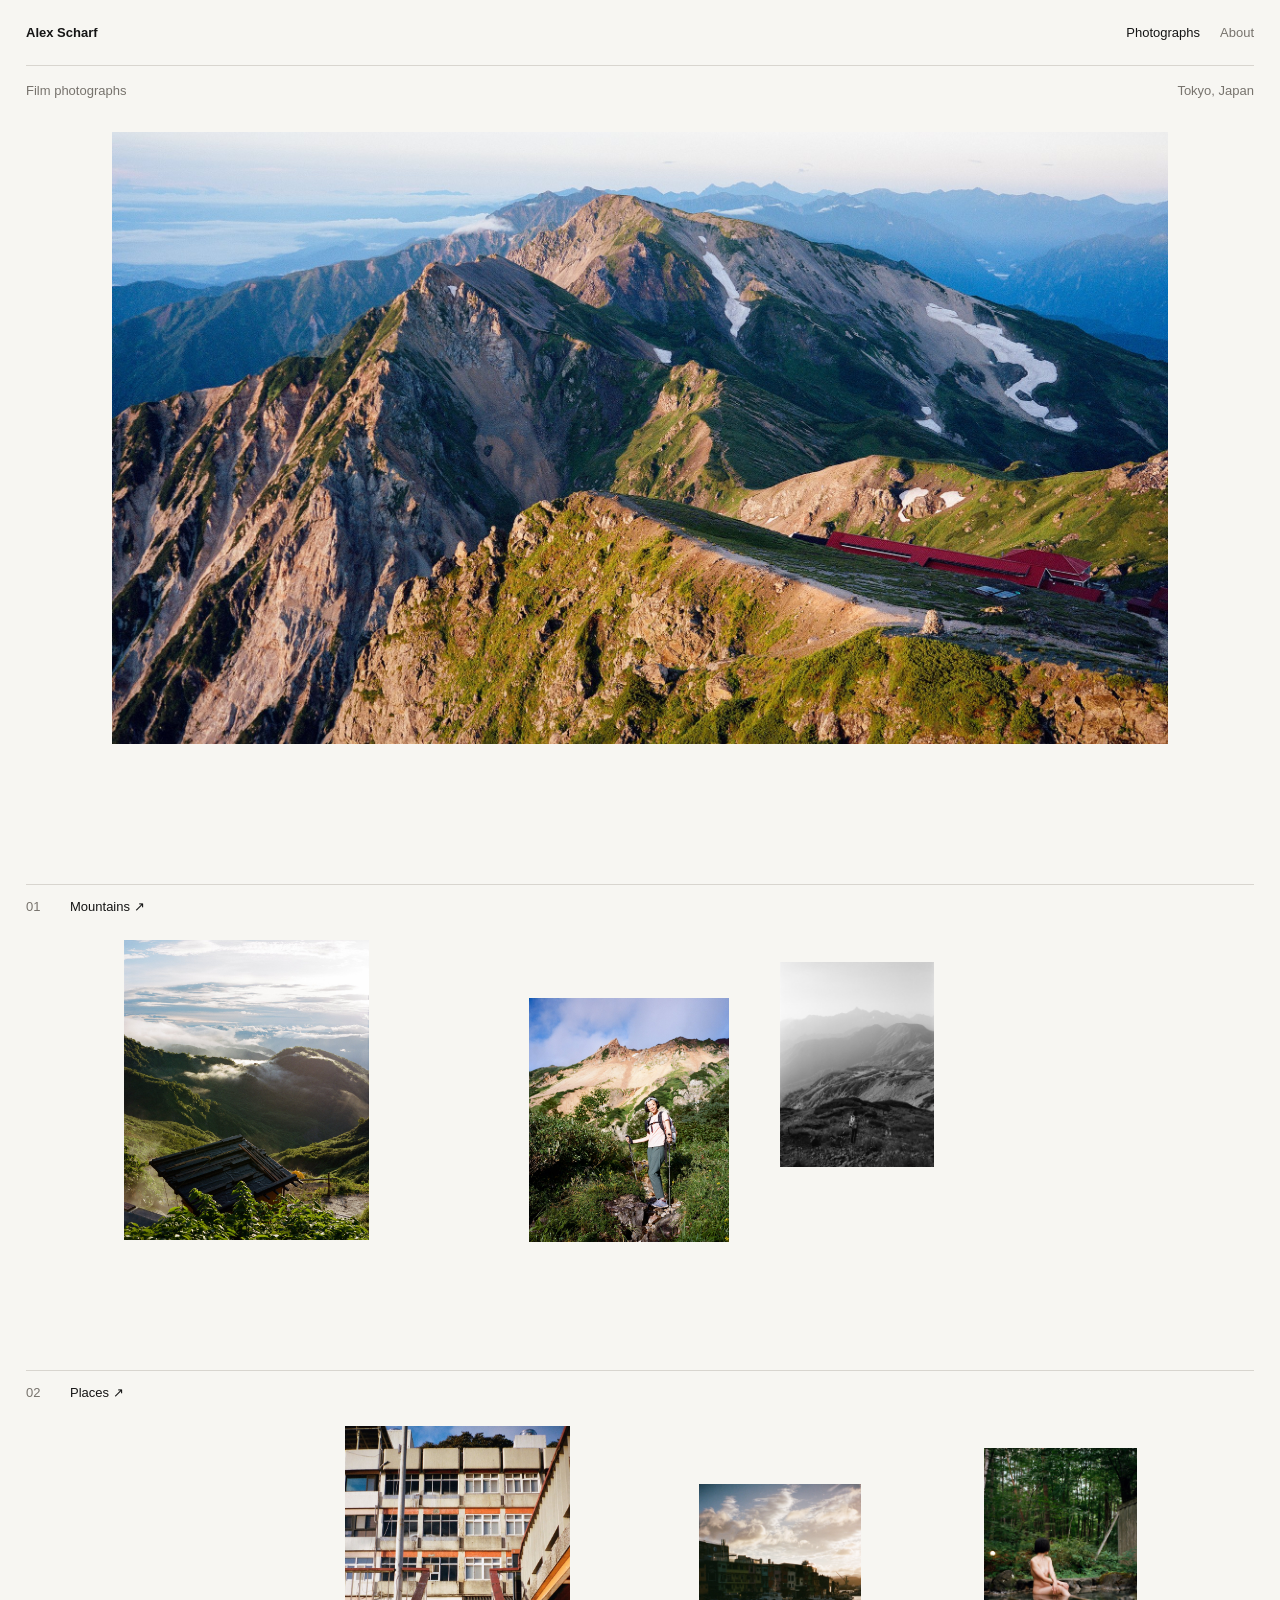
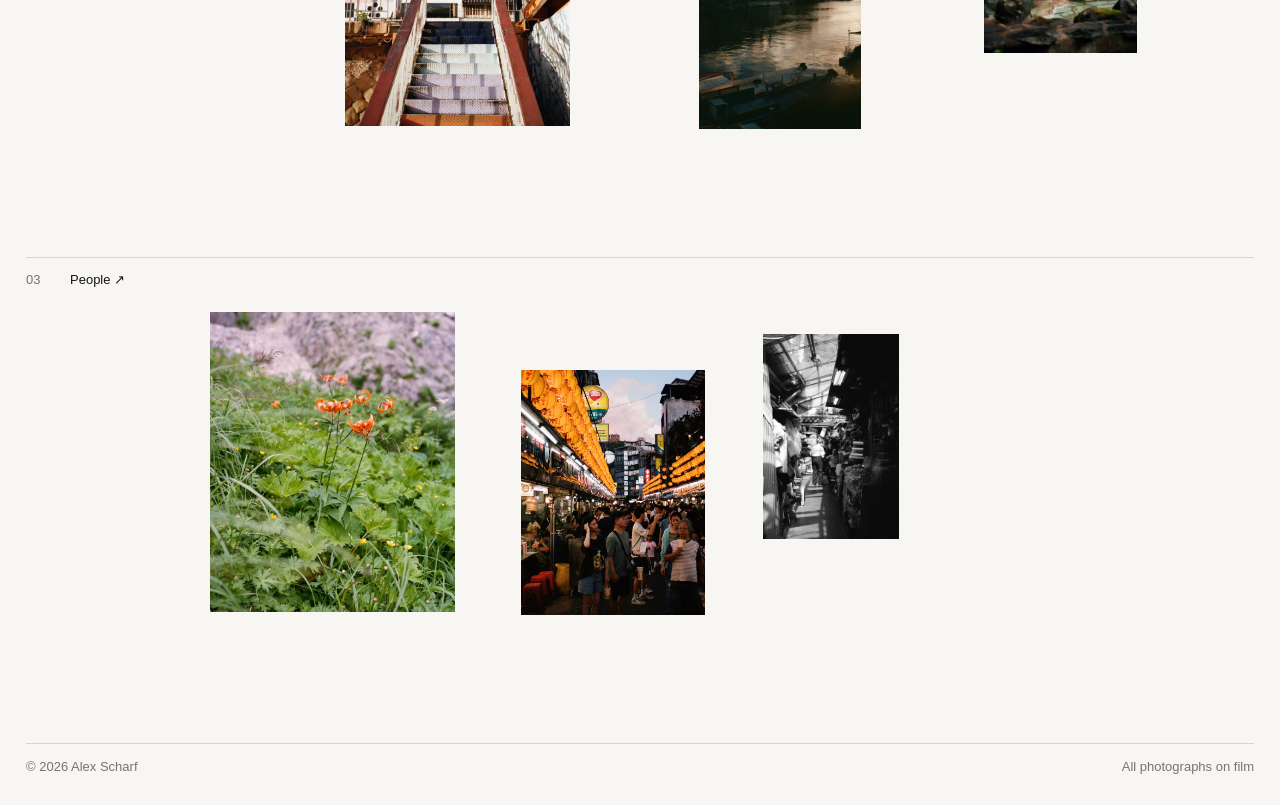
<file: index.html>
<!doctype html>
<html lang="en">
<head>
  <meta charset="utf-8">
  <meta name="viewport" content="width=device-width, initial-scale=1">
  <title>Photographs — Alex Scharf</title>
  <meta name="description" content="Film photographs by Alex Scharf, based in Tokyo.">
  <meta name="theme-color" content="#f7f6f2">
  <link rel="stylesheet" href="/photo-index.css?v=9">
</head>
<body>
  <header class="site-header">
    <a class="brand" href="/">Alex Scharf</a>
    <nav aria-label="Primary"><a class="active" href="/">Photographs</a><a href="/about/">About</a></nav>
  </header>

  <main class="home-page">
    <div class="index-intro"><span>Film photographs</span><span>Tokyo, Japan</span></div>

    <figure class="home-hero">
      <img src="/images/000033270004.jpg" alt="Mountain ridge in the Japanese Alps">
    </figure>

    <section class="home-collection">
      <div class="collection-copy"><span>01</span><a href="/mountains/">Mountains ↗</a></div>
      <div class="thumb-sequence mountains-sequence">
        <figure class="thumb-a"><a href="/mountains/"><img src="/images/000033280009.jpg" alt="Mountain hut above clouds"></a></figure>
        <figure class="thumb-b"><a href="/mountains/"><img src="/images/ig-hike-1.jpg" alt="Hiking photograph"></a></figure>
        <figure class="thumb-c"><a href="/mountains/"><img src="/images/ig-bw-1.jpg" alt="Black and white mountain photograph"></a></figure>
      </div>
    </section>

    <section class="home-collection">
      <div class="collection-copy"><span>02</span><a href="/places/">Places ↗</a></div>
      <div class="thumb-sequence places-sequence">
        <figure class="thumb-a"><a href="/places/"><img src="/images/ig-keelung-1.jpg" alt="Keelung, Taiwan"></a></figure>
        <figure class="thumb-b"><a href="/places/"><img src="/images/000029810016.jpg" alt="Harbor at evening"></a></figure>
        <figure class="thumb-c"><a href="/places/"><img src="/images/ig-street-1.jpg" alt="Street photograph"></a></figure>
      </div>
    </section>

    <section class="home-collection">
      <div class="collection-copy"><span>03</span><a href="/people/">People ↗</a></div>
      <div class="thumb-sequence people-sequence">
        <figure class="thumb-a"><a href="/people/"><img src="/images/ig-hike-2.jpg" alt="Person hiking"></a></figure>
        <figure class="thumb-b"><a href="/people/"><img src="/images/ig-keelung-2.jpg" alt="Street scene in Keelung"></a></figure>
        <figure class="thumb-c"><a href="/people/"><img src="/images/000033010025.jpg" alt="Black and white market scene"></a></figure>
      </div>
    </section>
  </main>

  <footer class="site-footer"><span>© <span id="year"></span> Alex Scharf</span><span>All photographs on film</span></footer>
  <script>document.getElementById('year').textContent = new Date().getFullYear();</script>
</body>
</html>
</file>
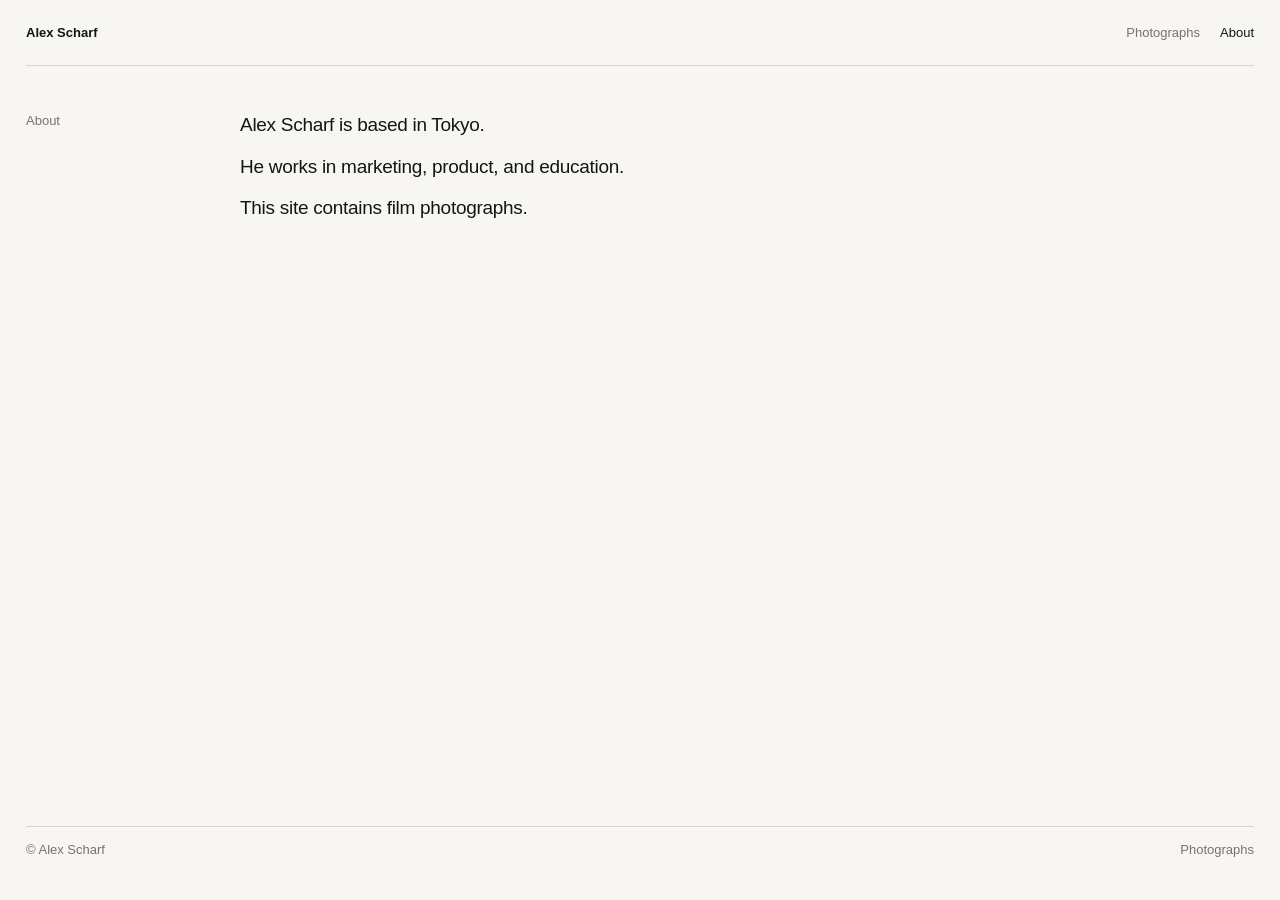
<file: about/index.html>
<!doctype html>
<html lang="en">
<head>
  <meta charset="utf-8">
  <meta name="viewport" content="width=device-width, initial-scale=1">
  <title>About — Alex Scharf</title>
  <meta name="description" content="About Alex Scharf.">
  <link rel="stylesheet" href="/photo-index.css?v=8">
</head>
<body>
  <header class="site-header">
    <a class="brand" href="/">Alex Scharf</a>
    <nav aria-label="Primary">
      <a href="/">Photographs</a>
      <a class="active" href="/about/">About</a>
    </nav>
  </header>

  <main class="about-page">
    <div class="about-label">About</div>
    <div class="about-copy">
      <p>Alex Scharf is based in Tokyo.</p>
      <p>He works in marketing, product, and education.</p>
      <p>This site contains film photographs.</p>
    </div>
  </main>

  <footer class="site-footer"><span>© Alex Scharf</span><a href="/">Photographs</a></footer>
</body>
</html>
</file>
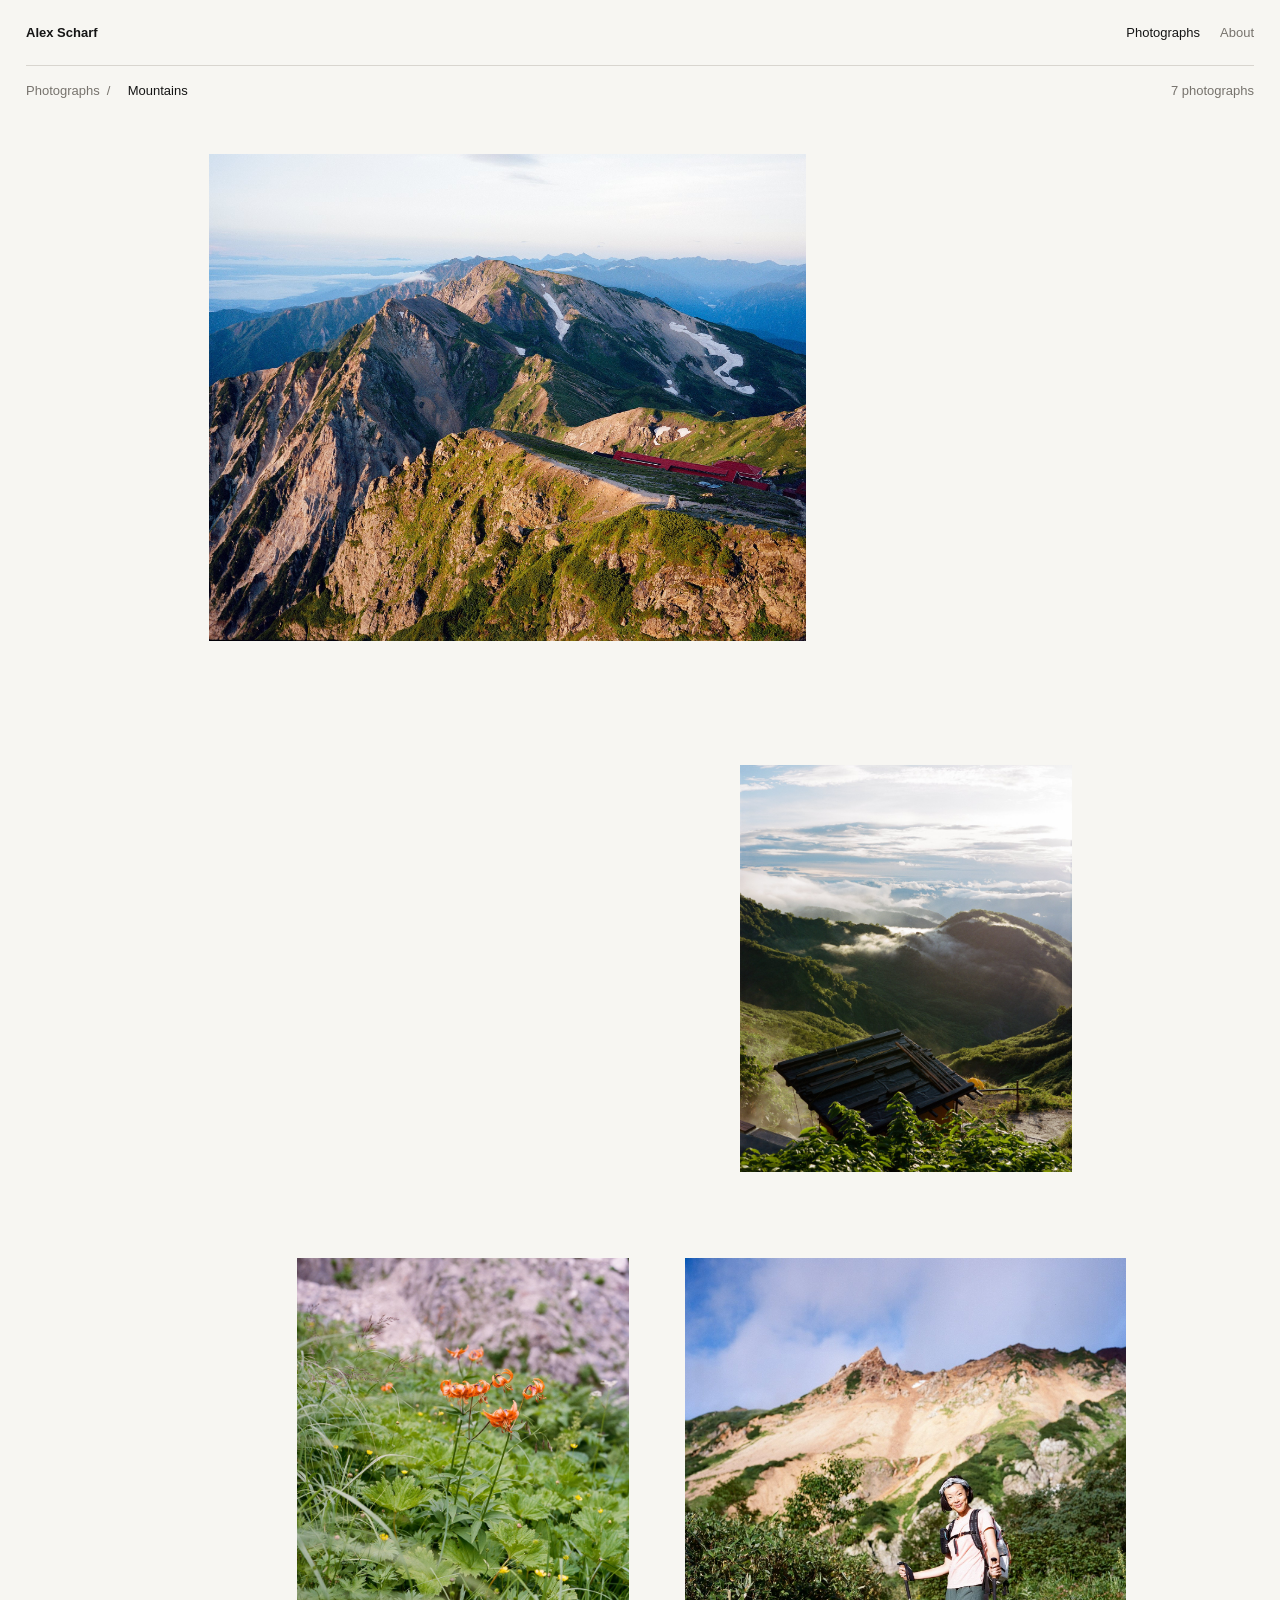
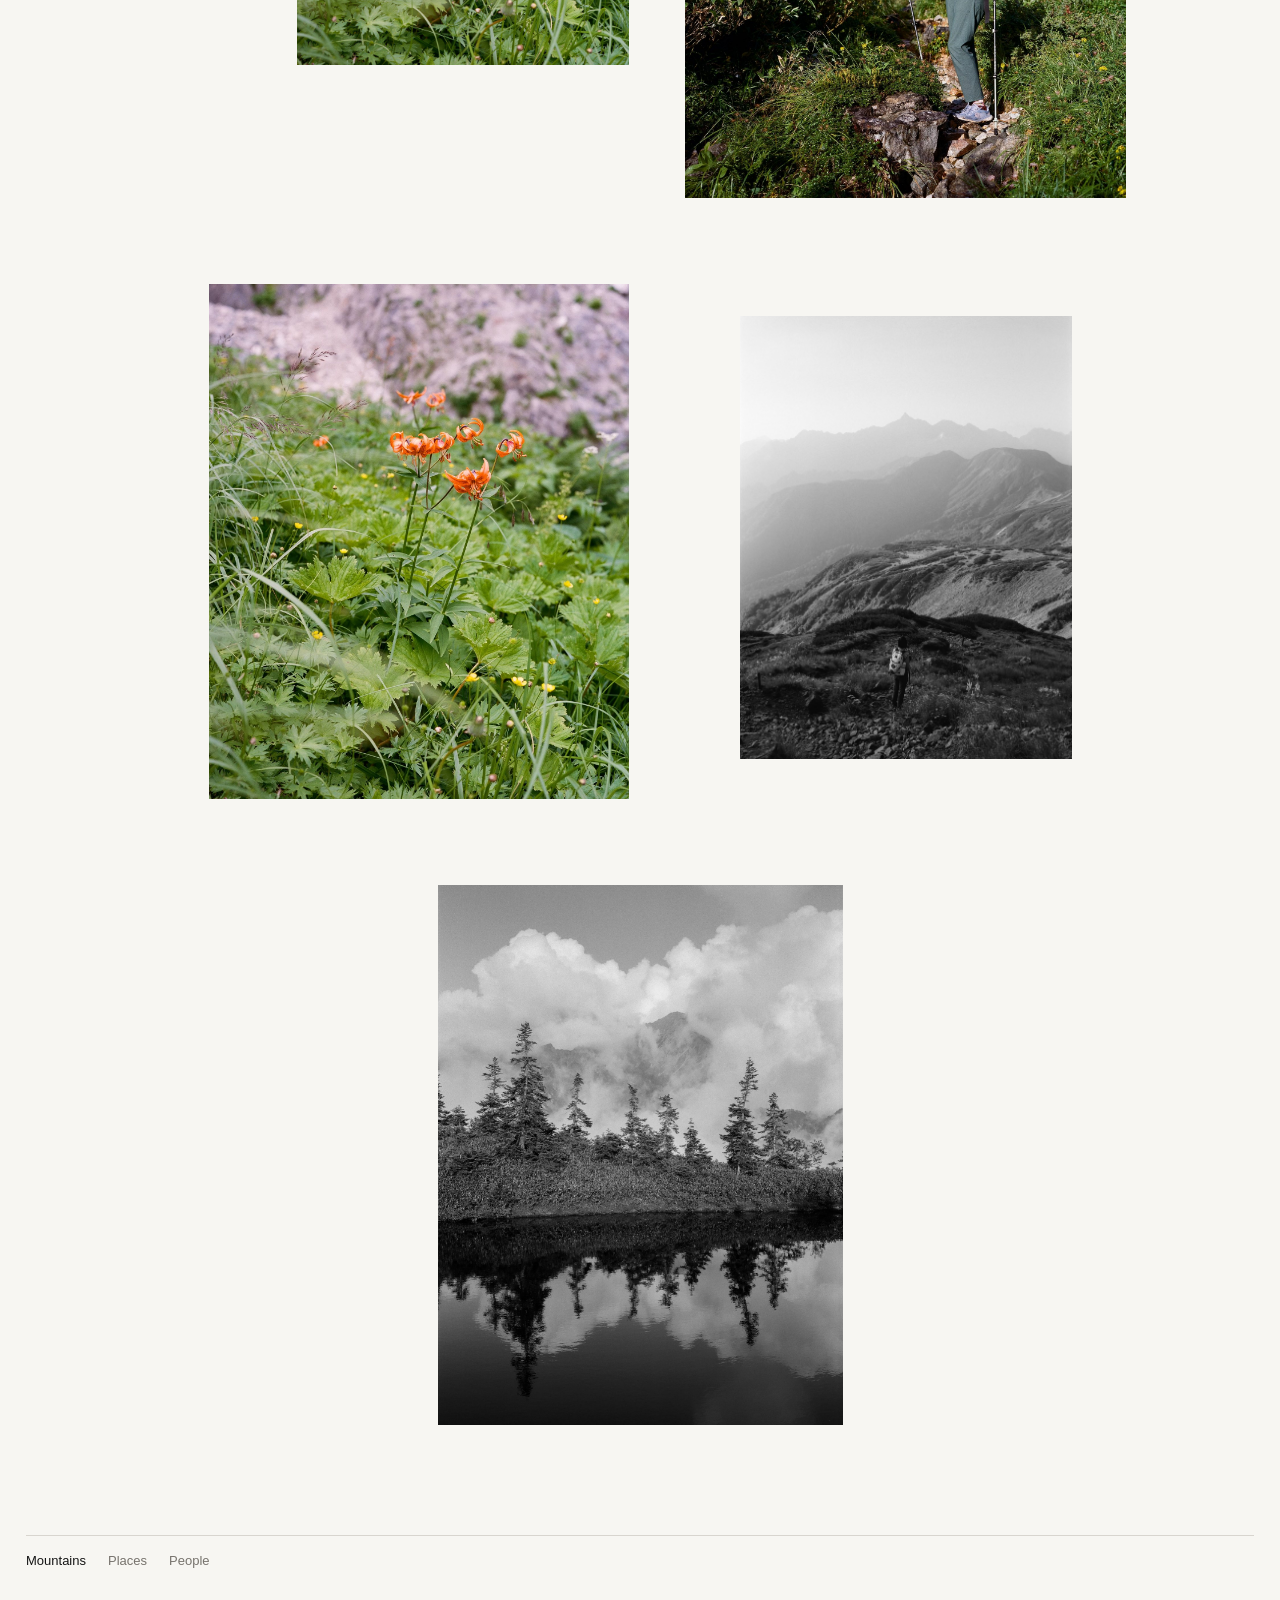
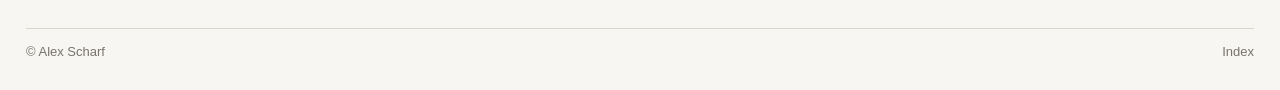
<file: mountains/index.html>
<!doctype html>
<html lang="en">
<head><meta charset="utf-8"><meta name="viewport" content="width=device-width, initial-scale=1"><title>Mountains — Alex Scharf</title><meta name="description" content="Mountain photographs by Alex Scharf."><link rel="stylesheet" href="/photo-index.css?v=9"></head>
<body>
<header class="site-header"><a class="brand" href="/">Alex Scharf</a><nav aria-label="Primary"><a class="active" href="/">Photographs</a><a href="/about/">About</a></nav></header>
<main class="series-page">
<header class="series-header"><a href="/">Photographs</a><span>/</span><strong>Mountains</strong><span class="count">7 photographs</span></header>
<section class="gallery-grid">
  <figure><img src="/images/000033270004.jpg" alt="Mountain ridge in the Japanese Alps"></figure>
  <figure><img src="/images/000033280009.jpg" alt="Mountain hut above clouds"></figure>
  <figure><img src="/images/000033280007.jpg" alt="Orange alpine flowers"></figure>
  <figure><img src="/images/ig-hike-1.jpg" alt="Hiking photograph"></figure>
  <figure><img src="/images/ig-hike-2.jpg" alt="Hiking photograph"></figure>
  <figure><img src="/images/ig-bw-1.jpg" alt="Black and white mountain photograph"></figure>
  <figure><img src="/images/ig-bw-2.jpg" alt="Black and white mountain photograph"></figure>
</section>
<nav class="series-nav" aria-label="Collections"><a class="current" href="/mountains/">Mountains</a><a href="/places/">Places</a><a href="/people/">People</a></nav>
</main>
<footer class="site-footer"><span>© Alex Scharf</span><a href="/">Index</a></footer>
</body></html>
</file>
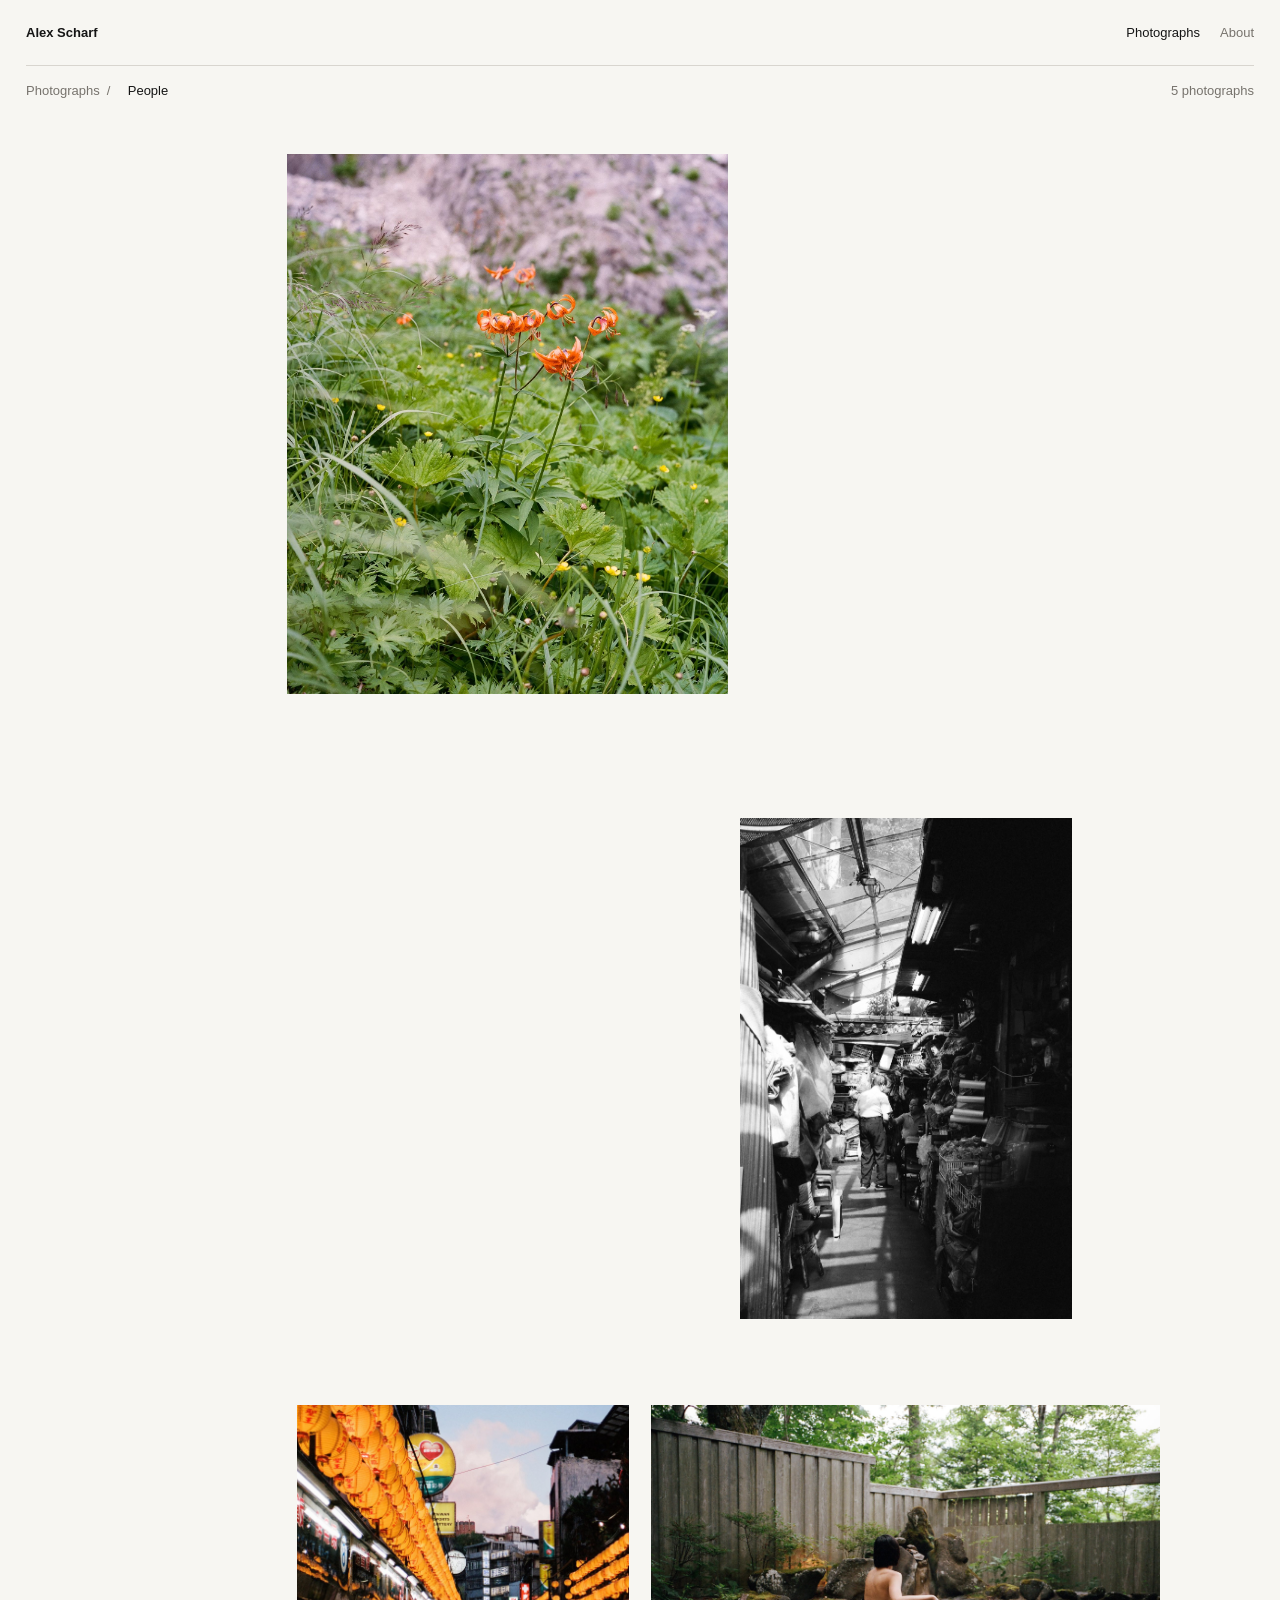
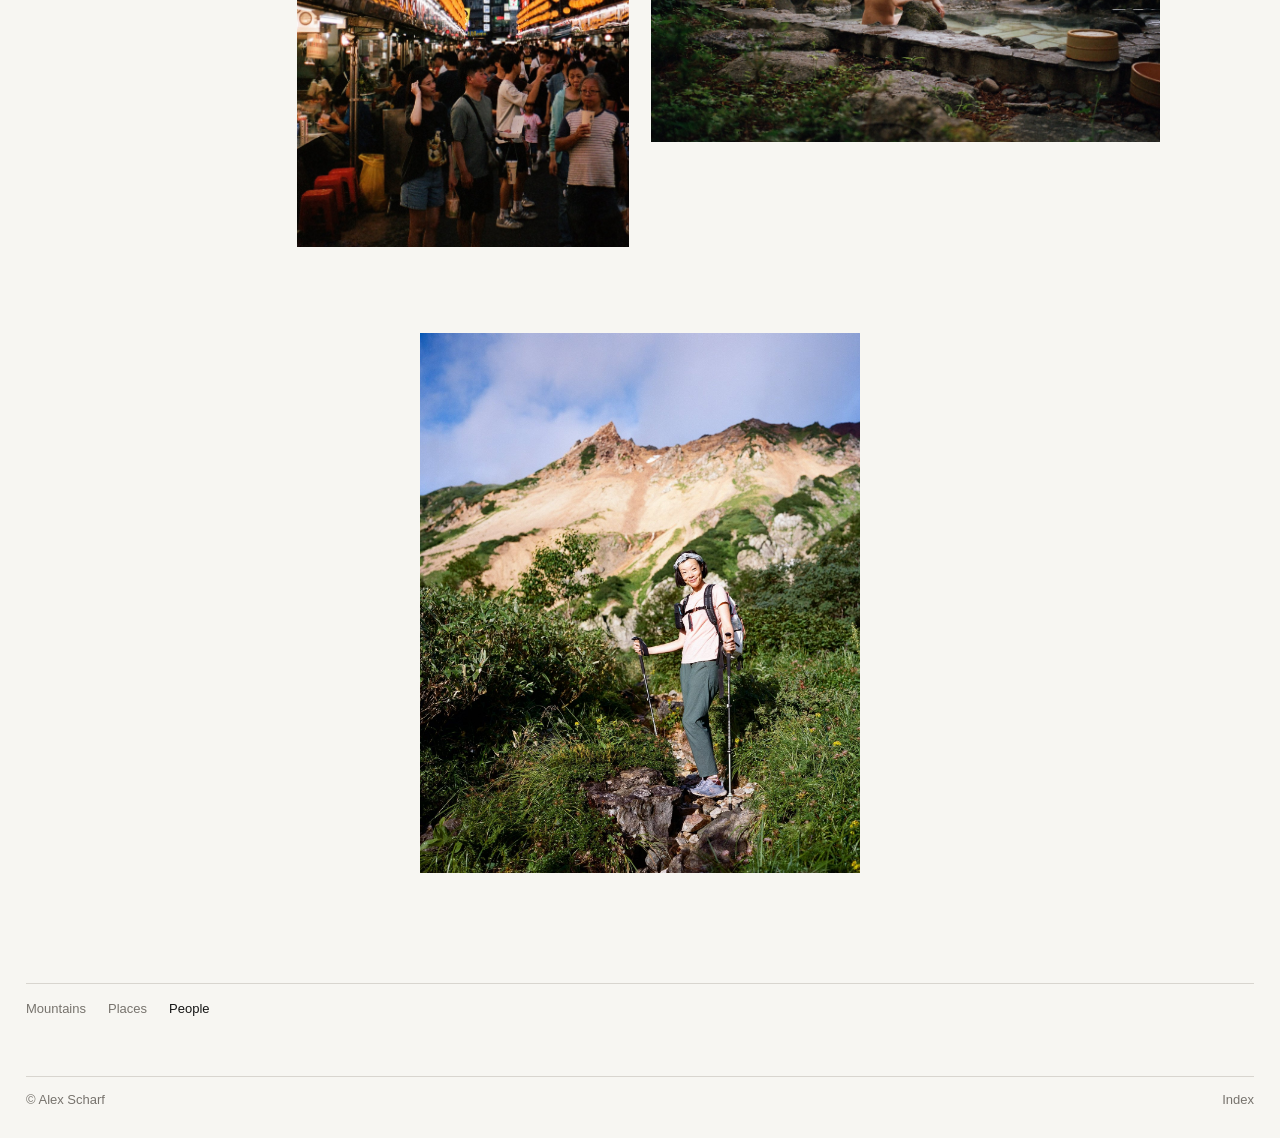
<file: people/index.html>
<!doctype html>
<html lang="en">
<head><meta charset="utf-8"><meta name="viewport" content="width=device-width, initial-scale=1"><title>People — Alex Scharf</title><meta name="description" content="Photographs of people by Alex Scharf."><link rel="stylesheet" href="/photo-index.css?v=9"></head>
<body>
<header class="site-header"><a class="brand" href="/">Alex Scharf</a><nav aria-label="Primary"><a class="active" href="/">Photographs</a><a href="/about/">About</a></nav></header>
<main class="series-page">
<header class="series-header"><a href="/">Photographs</a><span>/</span><strong>People</strong><span class="count">5 photographs</span></header>
<section class="gallery-grid people-gallery">
  <figure><img src="/images/ig-hike-2.jpg" alt="Person hiking"></figure>
  <figure><img src="/images/000033010025.jpg" alt="Market scene"></figure>
  <figure><img src="/images/ig-keelung-2.jpg" alt="Street scene in Keelung"></figure>
  <figure><img src="/images/000029790023.jpg" alt="Outdoor bath"></figure>
  <figure><img src="/images/ig-hike-1.jpg" alt="Hiking photograph"></figure>
</section>
<nav class="series-nav" aria-label="Collections"><a href="/mountains/">Mountains</a><a href="/places/">Places</a><a class="current" href="/people/">People</a></nav>
</main>
<footer class="site-footer"><span>© Alex Scharf</span><a href="/">Index</a></footer>
</body></html>
</file>
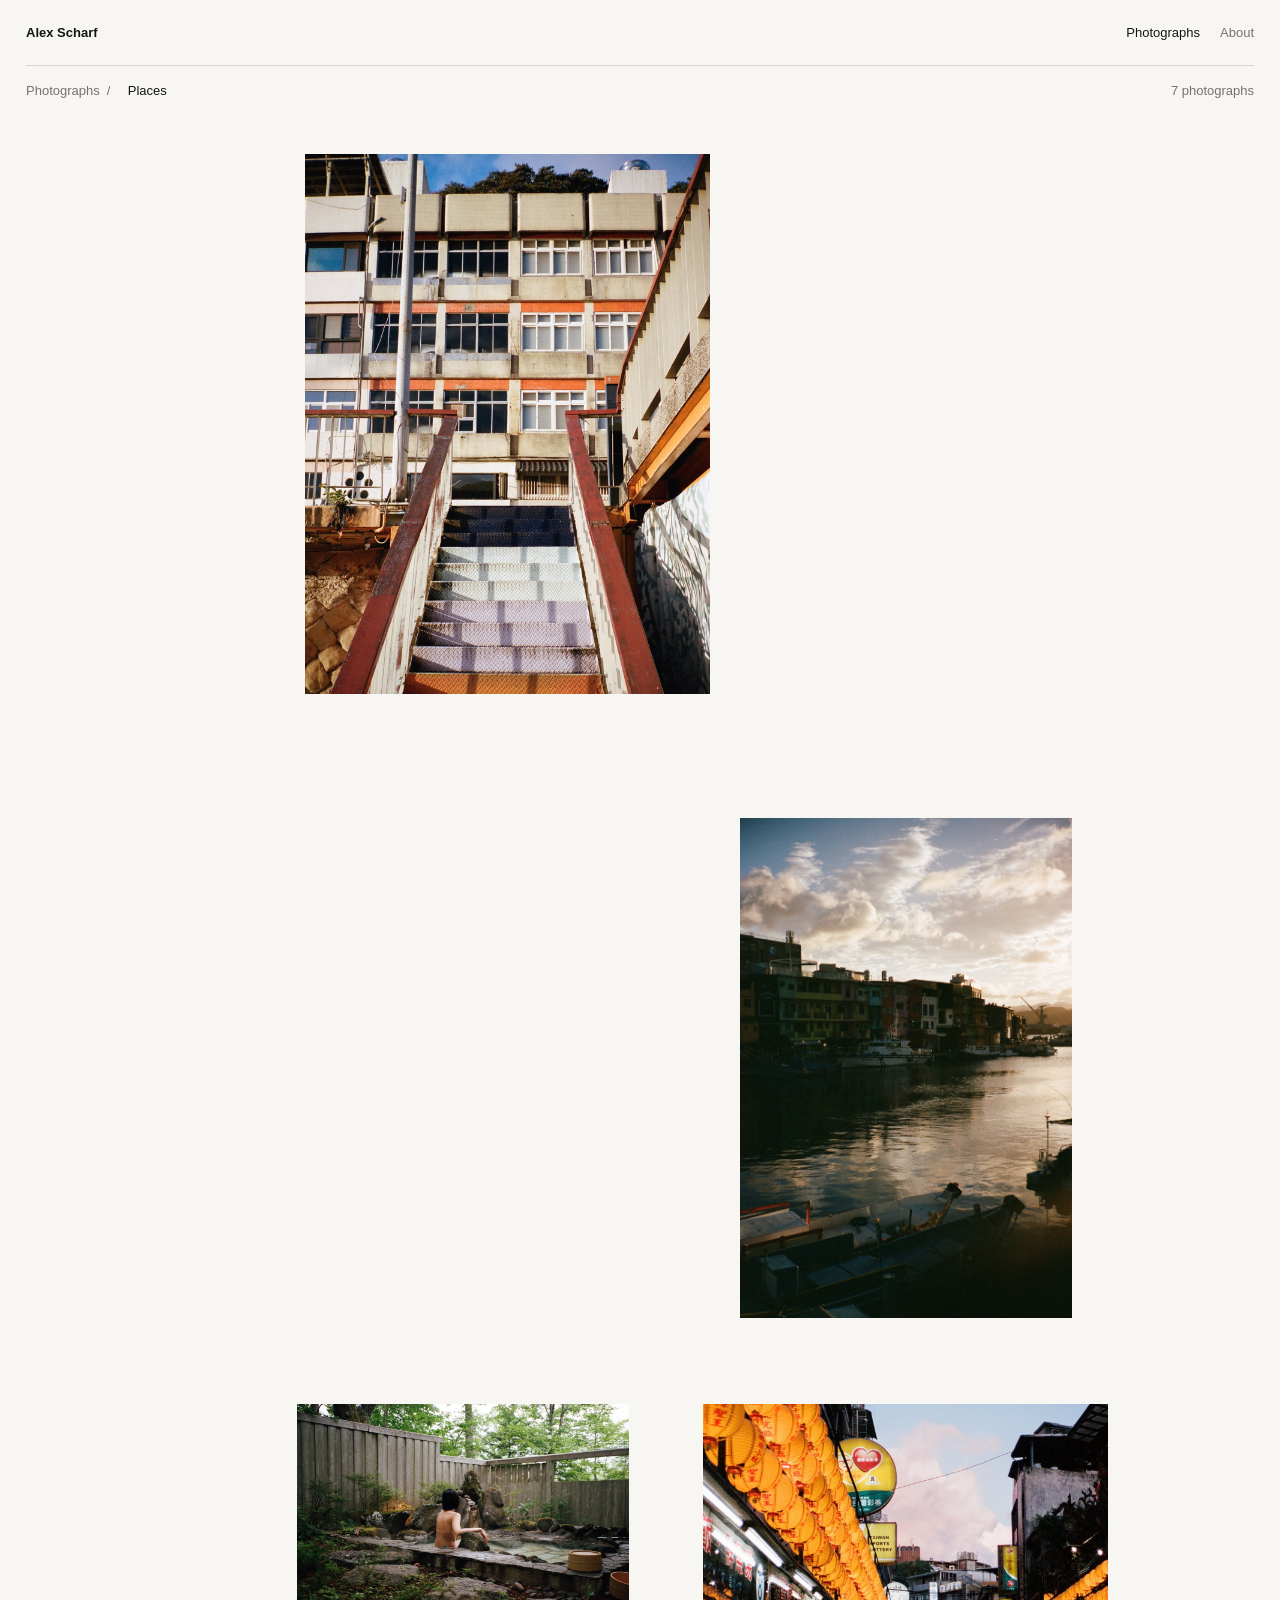
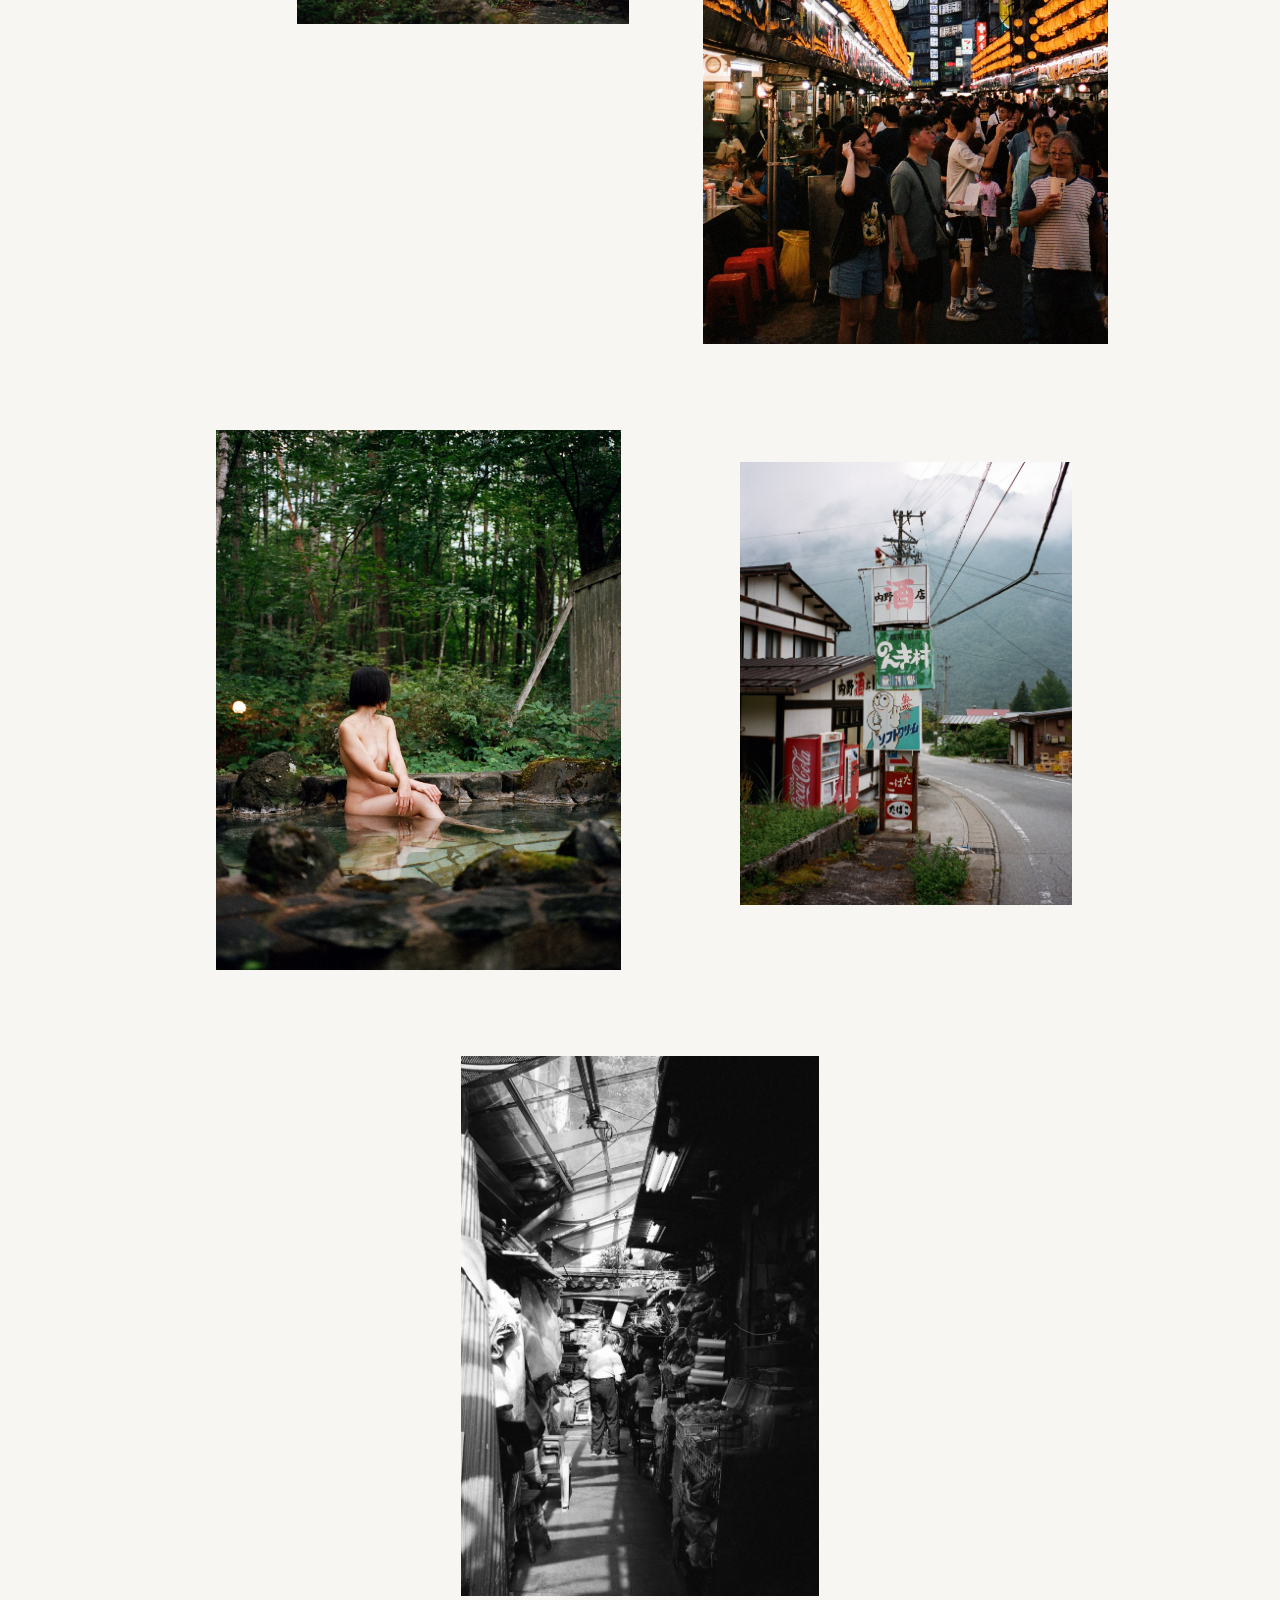
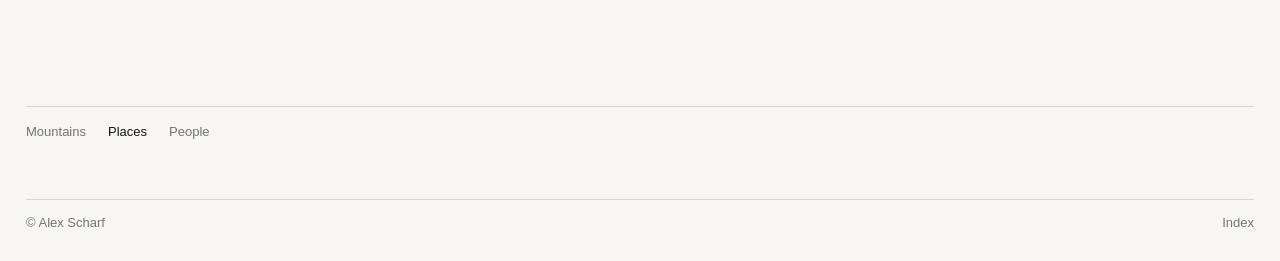
<file: places/index.html>
<!doctype html>
<html lang="en">
<head><meta charset="utf-8"><meta name="viewport" content="width=device-width, initial-scale=1"><title>Places — Alex Scharf</title><meta name="description" content="Photographs of places by Alex Scharf."><link rel="stylesheet" href="/photo-index.css?v=9"></head>
<body>
<header class="site-header"><a class="brand" href="/">Alex Scharf</a><nav aria-label="Primary"><a class="active" href="/">Photographs</a><a href="/about/">About</a></nav></header>
<main class="series-page">
<header class="series-header"><a href="/">Photographs</a><span>/</span><strong>Places</strong><span class="count">7 photographs</span></header>
<section class="gallery-grid">
  <figure><img src="/images/ig-keelung-1.jpg" alt="Keelung, Taiwan"></figure>
  <figure><img src="/images/000029810016.jpg" alt="Harbor at evening"></figure>
  <figure><img src="/images/000029790023.jpg" alt="Outdoor bath"></figure>
  <figure><img src="/images/ig-keelung-2.jpg" alt="Keelung street scene"></figure>
  <figure><img src="/images/ig-street-1.jpg" alt="Street photograph"></figure>
  <figure><img src="/images/ig-street-2.jpg" alt="Street photograph"></figure>
  <figure><img src="/images/000033010025.jpg" alt="Market scene"></figure>
</section>
<nav class="series-nav" aria-label="Collections"><a href="/mountains/">Mountains</a><a class="current" href="/places/">Places</a><a href="/people/">People</a></nav>
</main>
<footer class="site-footer"><span>© Alex Scharf</span><a href="/">Index</a></footer>
</body></html>
</file>
<file: photo-index.css>
:root{
  --bg:#f7f6f2;--ink:#151515;--muted:#77736d;--rule:#d8d5cf;--max:1240px;
}
*{box-sizing:border-box} html{scroll-behavior:smooth}
body{margin:0;background:var(--bg);color:var(--ink);font-family:Arial,Helvetica,sans-serif;font-size:13px;line-height:1.35}
a{color:inherit;text-decoration:none} img{display:block;max-width:100%;height:auto} figure,h1,p{margin:0}
.site-header,.home-page,.series-page,.about-page,.site-footer{width:min(calc(100% - 52px),var(--max));margin:0 auto}
.site-header{height:66px;display:flex;align-items:center;justify-content:space-between;border-bottom:1px solid var(--rule)}
.brand{font-weight:600}.site-header nav{display:flex;gap:20px;color:var(--muted)}
.site-header nav a:hover,.site-header nav a.active{color:var(--ink)}
.index-intro{display:flex;justify-content:space-between;padding:16px 0 32px;color:var(--muted)}

/* Home */
.home-hero{width:86%;margin:0 auto 11vw}
.home-hero img{width:100%;max-height:68vh;object-fit:cover}
.home-collection{border-top:1px solid var(--rule);padding-top:13px;margin-bottom:10vw}
.collection-copy{display:grid;grid-template-columns:34px 1fr;gap:10px;margin-bottom:24px;color:var(--muted)}
.collection-copy a{color:var(--ink);width:max-content}
.collection-copy a:hover{text-decoration:underline;text-underline-offset:3px}

.thumb-sequence{width:67%;display:grid;grid-template-columns:1.35fr .78fr .62fr;gap:3.2vw;align-items:start}
.mountains-sequence{margin-left:8%}
.places-sequence{margin-left:auto;margin-right:7%;grid-template-columns:1.05fr .82fr .62fr}
.people-sequence{width:58%;margin-left:15%;grid-template-columns:1.05fr .78fr .62fr}
.thumb-sequence figure:nth-child(2){margin-top:4.5vw}
.thumb-sequence figure:nth-child(3){margin-top:1.7vw}
.thumb-sequence img{width:auto;max-width:100%;max-height:300px;object-fit:contain}
.thumb-sequence .thumb-b img{max-height:245px}
.thumb-sequence .thumb-c img{max-height:205px}
.thumb-sequence a:hover img{opacity:.96}

/* Collection pages */
.series-header{display:grid;grid-template-columns:auto 14px 1fr auto;gap:7px;padding:16px 0 54px;color:var(--muted)}
.series-header strong{font-weight:400;color:var(--ink)}.series-header .count{text-align:right}
.gallery-grid{display:grid;grid-template-columns:repeat(12,1fr);gap:86px 22px;max-width:1040px;margin:0 auto 110px;align-items:start}
.gallery-grid figure{display:flex;justify-content:center}
.gallery-grid figure:nth-child(1){grid-column:2 / span 7}
.gallery-grid figure:nth-child(2){grid-column:8 / span 4;margin-top:38px}
.gallery-grid figure:nth-child(3){grid-column:3 / span 4}
.gallery-grid figure:nth-child(4){grid-column:7 / span 6}
.gallery-grid figure:nth-child(5){grid-column:2 / span 5}
.gallery-grid figure:nth-child(6){grid-column:8 / span 4;margin-top:32px}
.gallery-grid figure:nth-child(7){grid-column:4 / span 6}
.gallery-grid img{width:100%;height:auto;max-height:540px;object-fit:contain}
.people-gallery figure:nth-child(5){grid-column:4 / span 6}
.series-nav{border-top:1px solid var(--rule);padding:16px 0 58px;display:flex;gap:22px;color:var(--muted)}
.series-nav a:hover,.series-nav .current{color:var(--ink)}

.about-page{min-height:calc(100vh - 140px);display:grid;grid-template-columns:180px 1fr;gap:34px;padding:46px 0}
.about-label{color:var(--muted)}.about-copy{max-width:560px;font-size:19px;letter-spacing:-.015em}.about-copy p+p{margin-top:16px}
.site-footer{border-top:1px solid var(--rule);padding:14px 0 30px;display:flex;justify-content:space-between;color:var(--muted)}

@media(max-width:800px){
  .site-header,.home-page,.series-page,.about-page,.site-footer{width:calc(100% - 28px)}
  .site-header{height:60px}.index-intro{padding-bottom:24px}
  .home-hero{width:100%;margin-bottom:22vw}.home-hero img{max-height:none;object-fit:contain}
  .home-collection{margin-bottom:24vw}.collection-copy{margin-bottom:18px}
  .thumb-sequence,.mountains-sequence,.places-sequence,.people-sequence{
    width:88%;margin:0 auto;grid-template-columns:1.2fr .78fr .62fr;gap:14px
  }
  .thumb-sequence figure:nth-child(2){margin-top:10vw}.thumb-sequence figure:nth-child(3){margin-top:4vw}
  .thumb-sequence img{max-height:210px}.thumb-sequence .thumb-b img{max-height:175px}.thumb-sequence .thumb-c img{max-height:145px}
  .series-header{grid-template-columns:auto 12px 1fr;padding-bottom:34px}.series-header .count{grid-column:3;text-align:left;margin-top:3px}
  .gallery-grid,.people-gallery{grid-template-columns:1fr 1fr;gap:42px 16px;margin-bottom:72px}
  .gallery-grid figure:nth-child(n){grid-column:auto;margin-top:0;width:100%}
  .gallery-grid figure:nth-child(1){grid-column:1 / -1;width:82%;justify-self:center}
  .gallery-grid img{max-height:none}
  .about-page{grid-template-columns:1fr;gap:26px;padding-top:32px}.about-copy{font-size:17px}
}
</file>
